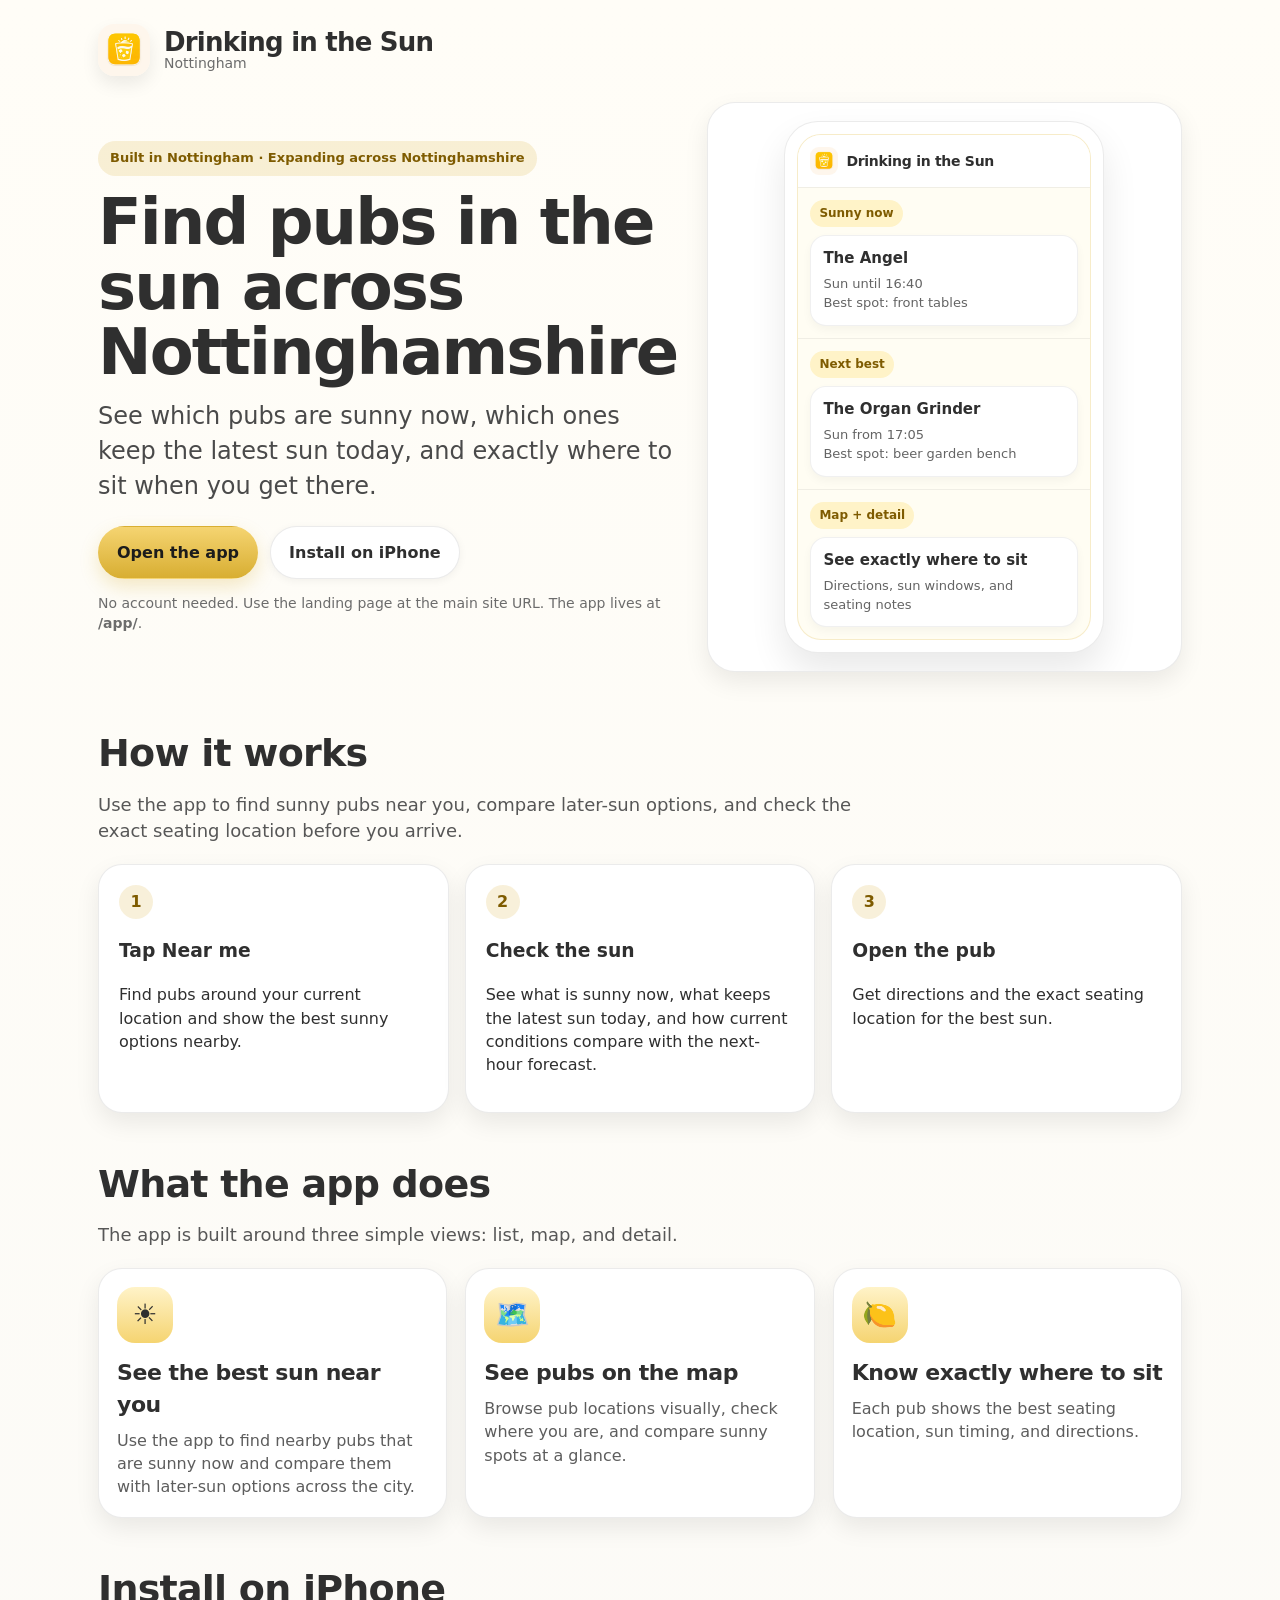
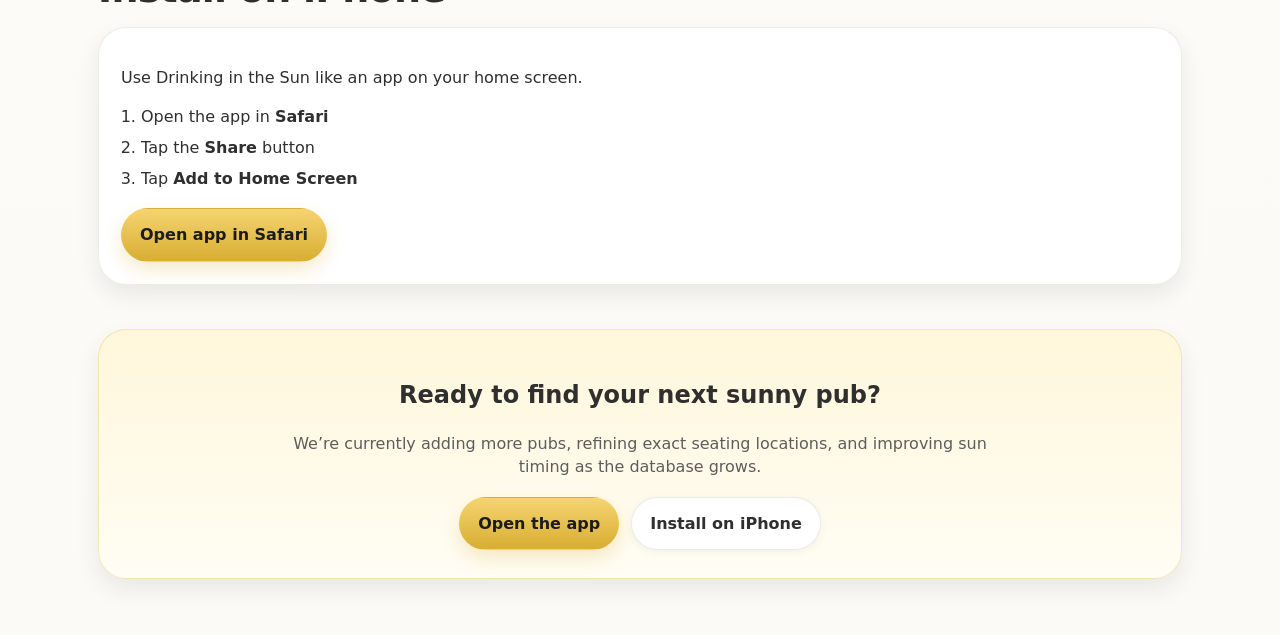
<file: index.html>
<!doctype html>
<html lang="en">
<head>
  <meta charset="utf-8" />
  <meta name="viewport" content="width=device-width,initial-scale=1,viewport-fit=cover" />
  <title>Drinking in the Sun Nottingham | Find pubs in the sun</title>
  <meta name="description" content="Find pubs in the sun across Nottingham and Nottinghamshire. See which pubs are sunny now, which ones keep the latest sun today, and exactly where to sit when you get there." />
  <meta name="theme-color" content="#fbfaf7" />
  <meta name="apple-mobile-web-app-capable" content="yes" />
  <meta name="apple-mobile-web-app-title" content="Drinking in the Sun" />
  <meta name="mobile-web-app-capable" content="yes" />
  <link rel="manifest" href="./manifest.json" />
  <link rel="apple-touch-icon" sizes="180x180" href="./public/icons/apple-touch-icon.png" />
  <link rel="icon" type="image/png" sizes="32x32" href="./public/icons/favicon-32.png" />
  <link rel="icon" type="image/png" sizes="16x16" href="./public/icons/favicon-16.png" />
  <link rel="shortcut icon" href="./public/icons/favicon-32.png" />
  <meta property="og:title" content="Drinking in the Sun Nottingham | Find pubs in the sun" />
  <meta property="og:description" content="Find pubs in the sun across Nottingham and Nottinghamshire. See which pubs are sunny now, which ones keep the latest sun today, and exactly where to sit when you get there." />
  <meta property="og:type" content="website" />
  <meta property="og:site_name" content="Drinking in the Sun" />
  <meta name="twitter:card" content="summary_large_image" />
  <meta name="twitter:title" content="Drinking in the Sun Nottingham | Find pubs in the sun" />
  <meta name="twitter:description" content="Find pubs in the sun across Nottingham and Nottinghamshire. See which pubs are sunny now, which ones keep the latest sun today, and exactly where to sit when you get there." />
  <style>
    :root{--bg:#fbfaf7;--panel:#fff;--line:rgba(0,0,0,.08);--text:#2f2f2f;--muted:#6c6c6c;--sun:#d8ae32;--sun2:#f5d471;--radius:22px;--shadow:0 10px 24px rgba(0,0,0,.08);--max:1120px}
    *{box-sizing:border-box} html,body{margin:0;padding:0}
    body{font-family:system-ui,-apple-system,Segoe UI,Roboto,Helvetica,Arial,sans-serif;background:linear-gradient(180deg,#fffdf7,#fbfaf7);color:var(--text);line-height:1.45}
    a{text-decoration:none;color:inherit}
    .wrap{max-width:var(--max);margin:0 auto;padding:24px 18px 56px}
    .brandBar{display:flex;align-items:center;gap:14px;margin-bottom:18px}
    .brandBar img{width:52px;height:52px;border-radius:16px;display:block;box-shadow:0 8px 18px rgba(0,0,0,.08)}
    .brandText{display:flex;flex-direction:column;line-height:1.04}
    .brandText strong{font-size:26px;letter-spacing:-.03em}
    .brandText span{font-size:14px;color:var(--muted)}
    .hero{display:grid;grid-template-columns:1.1fr .9fr;gap:28px;align-items:center;padding:8px 0 10px}
    .eyebrow{display:inline-block;padding:8px 12px;border-radius:999px;background:rgba(216,174,50,.18);font-weight:800;font-size:13px;color:#7e5b00;margin-bottom:14px}
    h1{font-size:clamp(34px,6vw,64px);line-height:1.02;letter-spacing:-.03em;margin:0 0 14px}
    .sub{font-size:clamp(18px,2.6vw,24px);color:#4a4a4a;max-width:720px;margin:0 0 22px}
    .ctaRow{display:flex;gap:12px;flex-wrap:wrap;margin-top:10px}
    .btn{display:inline-flex;align-items:center;justify-content:center;padding:14px 18px;border-radius:999px;font-weight:800;border:1px solid var(--line);background:var(--panel);box-shadow:0 2px 8px rgba(0,0,0,.05)}
    .btnPrimary{background:linear-gradient(180deg,var(--sun2),var(--sun));color:#1c1c1c;box-shadow:0 8px 18px rgba(216,174,50,.25);border-color:transparent}
    .fine{font-size:14px;color:var(--muted);margin-top:14px}
    .heroCard{background:var(--panel);border:1px solid var(--line);border-radius:28px;box-shadow:var(--shadow);overflow:hidden;padding:18px;display:flex;align-items:center;justify-content:center;min-height:420px}
    .phone{width:min(320px,100%);background:#fff;border:1px solid rgba(0,0,0,.08);border-radius:34px;padding:12px;box-shadow:0 18px 36px rgba(0,0,0,.09)}
    .phoneScreen{border-radius:24px;overflow:hidden;background:#fffdf3;border:1px solid rgba(216,174,50,.22)}
    .miniTop{display:flex;gap:8px;align-items:center;padding:12px;background:#fff}
    .miniTop img{width:28px;height:28px;border-radius:9px}
    .miniTitle{font-weight:800;font-size:14px;letter-spacing:-.02em}
    .miniRow{padding:12px;border-top:1px solid rgba(0,0,0,.06)}
    .miniBadge{display:inline-block;background:#fff3c8;color:#7e5b00;padding:5px 9px;border-radius:999px;font-weight:800;font-size:12px;margin-bottom:8px}
    .miniCard{background:#fff;border:1px solid rgba(0,0,0,.06);border-radius:16px;padding:12px;box-shadow:0 4px 10px rgba(0,0,0,.04)}
    .miniCard strong{display:block;font-size:15px;margin-bottom:5px}
    .miniCard span{display:block;font-size:13px;color:#646464}
    .section{margin-top:44px}
    .section h2{font-size:clamp(26px,3vw,38px);margin:0 0 10px;letter-spacing:-.02em}
    .section p.lead{color:#575757;font-size:18px;margin:0 0 20px;max-width:760px}
    .grid3{display:grid;grid-template-columns:repeat(3,1fr);gap:18px}
    .card{background:var(--panel);border:1px solid var(--line);border-radius:24px;overflow:hidden;box-shadow:var(--shadow);padding:18px}
    .cardIcon{width:56px;height:56px;border-radius:18px;background:linear-gradient(180deg,#fff3c8,#f5d471);display:flex;align-items:center;justify-content:center;font-size:28px;margin-bottom:14px}
    .card h3{margin:0 0 8px;font-size:22px;letter-spacing:-.02em}
    .card p{margin:0;color:#5d5d5d}
    .steps{display:grid;grid-template-columns:repeat(3,1fr);gap:16px}
    .step{background:var(--panel);border:1px solid var(--line);border-radius:24px;padding:20px;box-shadow:var(--shadow)}
    .stepNum{width:34px;height:34px;border-radius:999px;background:rgba(216,174,50,.18);color:#7e5b00;display:flex;align-items:center;justify-content:center;font-weight:900;margin-bottom:12px}
    .install{background:var(--panel);border:1px solid var(--line);border-radius:28px;padding:22px;box-shadow:var(--shadow)}
    .install ol{margin:12px 0 0 20px;padding:0}
    .install li{margin:8px 0}
    .footerCta{margin-top:44px;text-align:center;background:linear-gradient(180deg,#fff7db,#fffdf4);border:1px solid rgba(216,174,50,.28);border-radius:28px;padding:28px 18px;box-shadow:var(--shadow)}
    .footerCta p{color:#5d5d5d;max-width:720px;margin:10px auto 18px}
    @media (max-width: 900px){.hero{grid-template-columns:1fr}.grid3,.steps{grid-template-columns:1fr}.heroCard{min-height:unset}}
  </style>
  <script>
    if ('serviceWorker' in navigator) {
      window.addEventListener('load', async () => {
        try {
          const regs = await navigator.serviceWorker.getRegistrations();
          await Promise.all(regs.map(r => r.unregister()));
          if (window.caches) {
            const keys = await caches.keys();
            await Promise.all(keys.map(k => caches.delete(k)));
          }
        } catch (e) {}
      });
    }
  </script>
</head>
<body>
  <div class="wrap">
    <div class="brandBar">
      <img src="./public/icons/icon-192.png" alt="Drinking in the Sun logo" />
      <div class="brandText">
        <strong>Drinking in the Sun</strong>
        <span>Nottingham</span>
      </div>
    </div>

    <section class="hero">
      <div>
        <div class="eyebrow">Built in Nottingham · Expanding across Nottinghamshire</div>
        <h1>Find pubs in the sun across Nottinghamshire</h1>
        <p class="sub">See which pubs are sunny now, which ones keep the latest sun today, and exactly where to sit when you get there.</p>
        <div class="ctaRow">
          <a class="btn btnPrimary" href="./app/">Open the app</a>
          <a class="btn" href="#install">Install on iPhone</a>
        </div>
        <div class="fine">No account needed. Use the landing page at the main site URL. The app lives at <strong>/app/</strong>.</div>
      </div>
      <div class="heroCard">
        <div class="phone" aria-hidden="true">
          <div class="phoneScreen">
            <div class="miniTop">
              <img src="./public/icons/icon-192.png" alt="" />
              <div class="miniTitle">Drinking in the Sun</div>
            </div>
            <div class="miniRow">
              <div class="miniBadge">Sunny now</div>
              <div class="miniCard">
                <strong>The Angel</strong>
                <span>Sun until 16:40</span>
                <span>Best spot: front tables</span>
              </div>
            </div>
            <div class="miniRow">
              <div class="miniBadge">Next best</div>
              <div class="miniCard">
                <strong>The Organ Grinder</strong>
                <span>Sun from 17:05</span>
                <span>Best spot: beer garden bench</span>
              </div>
            </div>
            <div class="miniRow">
              <div class="miniBadge">Map + detail</div>
              <div class="miniCard">
                <strong>See exactly where to sit</strong>
                <span>Directions, sun windows, and seating notes</span>
              </div>
            </div>
          </div>
        </div>
      </div>
    </section>

    <section class="section">
      <h2>How it works</h2>
      <p class="lead">Use the app to find sunny pubs near you, compare later-sun options, and check the exact seating location before you arrive.</p>
      <div class="steps">
        <div class="step"><div class="stepNum">1</div><h3>Tap Near me</h3><p>Find pubs around your current location and show the best sunny options nearby.</p></div>
        <div class="step"><div class="stepNum">2</div><h3>Check the sun</h3><p>See what is sunny now, what keeps the latest sun today, and how current conditions compare with the next-hour forecast.</p></div>
        <div class="step"><div class="stepNum">3</div><h3>Open the pub</h3><p>Get directions and the exact seating location for the best sun.</p></div>
      </div>
    </section>

    <section class="section">
      <h2>What the app does</h2>
      <p class="lead">The app is built around three simple views: list, map, and detail.</p>
      <div class="grid3">
        <div class="card"><div class="cardIcon">☀️</div><h3>See the best sun near you</h3><p>Use the app to find nearby pubs that are sunny now and compare them with later-sun options across the city.</p></div>
        <div class="card"><div class="cardIcon">🗺️</div><h3>See pubs on the map</h3><p>Browse pub locations visually, check where you are, and compare sunny spots at a glance.</p></div>
        <div class="card"><div class="cardIcon">🍋</div><h3>Know exactly where to sit</h3><p>Each pub shows the best seating location, sun timing, and directions.</p></div>
      </div>
    </section>

    <section class="section" id="install">
      <h2>Install on iPhone</h2>
      <div class="install">
        <p>Use Drinking in the Sun like an app on your home screen.</p>
        <ol>
          <li>Open the app in <strong>Safari</strong></li>
          <li>Tap the <strong>Share</strong> button</li>
          <li>Tap <strong>Add to Home Screen</strong></li>
        </ol>
        <div class="ctaRow" style="margin-top:18px"><a class="btn btnPrimary" href="./app/">Open app in Safari</a></div>
      </div>
    </section>

    <section class="footerCta">
      <h2>Ready to find your next sunny pub?</h2>
      <p>We’re currently adding more pubs, refining exact seating locations, and improving sun timing as the database grows.</p>
      <div class="ctaRow" style="justify-content:center"><a class="btn btnPrimary" href="./app/">Open the app</a><a class="btn" href="#install">Install on iPhone</a></div>
    </section>
  </div>
</body>
</html>
</file>
